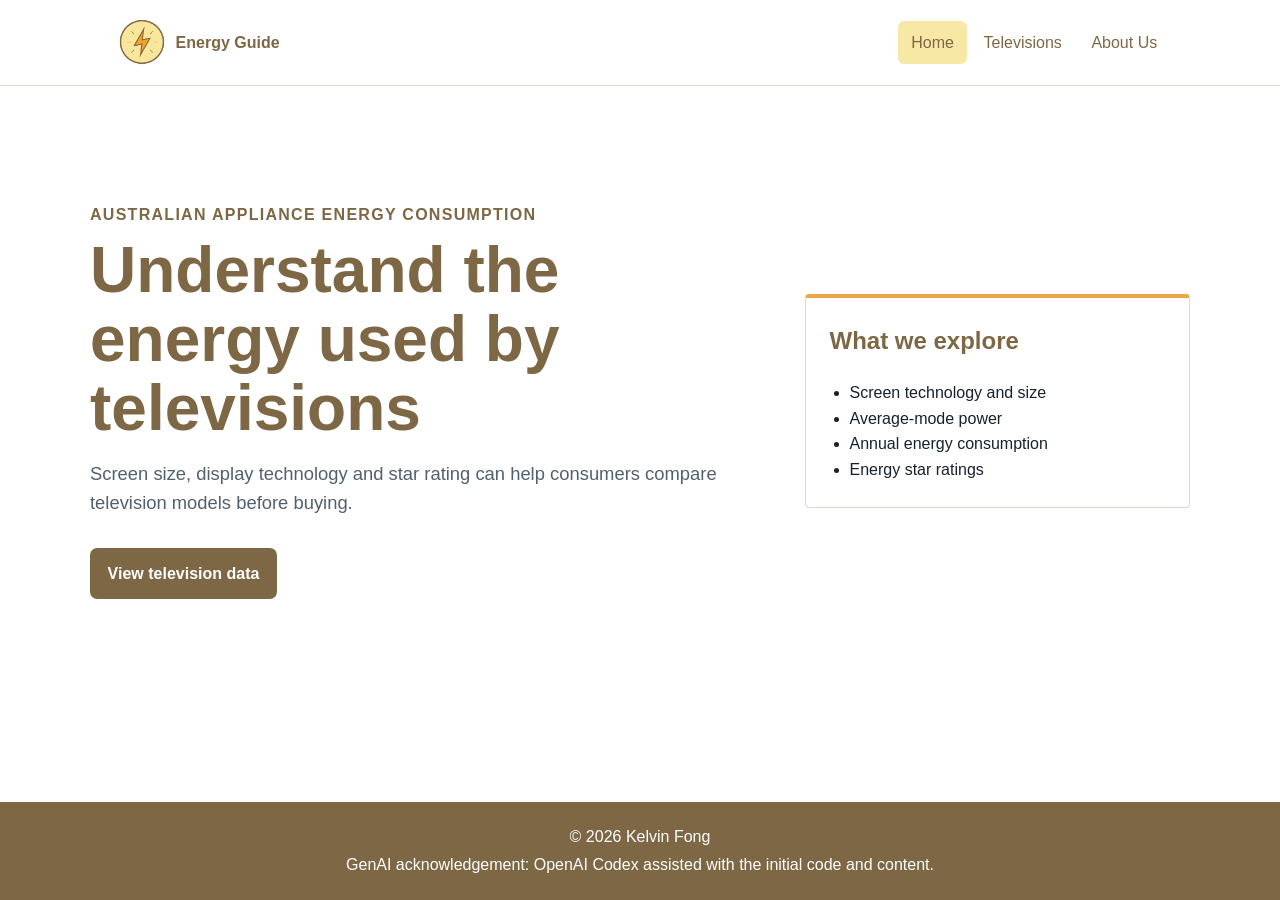
<file: index.html>
<!doctype html>
<html lang="en">
	<head>
		<meta charset="utf-8" />
		<meta name="viewport" content="width=device-width, initial-scale=1" />
		<meta
			name="description"
			content="A small interactive website about television energy use in Australia."
		/>
		<title>Australian Appliance Energy</title>
		<link rel="stylesheet" href="styles/styles.css" />
		<link rel="stylesheet" href="styles/story.css" />
		<script src="js/main.js" defer></script>
		<script src="js/story.js" defer></script>
	</head>
	<body>
		<header class="site-header">
			<nav class="nav" aria-label="Main navigation">
				<button class="brand" type="button" data-page-link="home" aria-label="Go to home page">
					<img class="brand-mark" src="assets/PowerIcon.png" alt="" width="48" height="48" />
					<span>Energy Guide</span>
				</button>

				<div class="nav-links">
					<button type="button" data-page-link="home">Home</button>
					<button type="button" data-page-link="televisions">Televisions</button>
					<button type="button" data-page-link="about">About Us</button>
				</div>
			</nav>
		</header>

		<main>
			<section class="page hero" id="home">
				<div>
					<p class="eyebrow">Australian appliance energy consumption</p>
					<h1>Understand the energy used by televisions</h1>
					<p class="lead">
						Screen size, display technology and star rating can help consumers compare
						television models before buying.
					</p>
					<button class="primary-button" type="button" data-page-link="televisions">
						View television data
					</button>
				</div>

				<div class="summary-card" aria-label="What this website explores">
					<h2>What we explore</h2>
					<ul>
						<li>Screen technology and size</li>
						<li>Average-mode power</li>
						<li>Annual energy consumption</li>
						<li>Energy star ratings</li>
					</ul>
				</div>
			</section>

			<section class="page content-page" id="televisions" hidden>
				<p class="eyebrow">Televisions</p>
				<h1>What should you compare before choosing a TV?</h1>
				<p class="lead">
					For 4,591 television models listed as available in Australia, common sizes lead
					the range and larger screens generally use more rated power. The figures below
					help you compare like with like.
				</p>

				<div class="story-signal" aria-label="Key results from the dataset">
					<div><strong>65″</strong><span>most common size, with 743 models</span></div>
					<div><strong>108 W</strong><span>median power for LCD (LED)</span></div>
					<div><strong>r = <span data-story-stat="screen-power-r">0.851</span></strong><span>size and power move together</span></div>
				</div>

				<div class="story-grid">
					<article class="story-card">
						<p class="eyebrow">Question 2 · Screen size</p>
						<h2>65- and 55-inch models are most common</h2>
						<p>These two sizes appear most often among listed Australian-available models.</p>
						<div class="story-chart" id="size-chart" aria-live="polite">Loading chart…</div>
						<p class="chart-note">Sizes are rounded from the registered diagonal in centimetres.</p>
					</article>
					<article class="story-card">
						<p class="eyebrow">Question 4 · Display technology</p>
						<h2>LCD has the lowest median power</h2>
						<p>Median average-mode power is compared across the three registered display technologies.</p>
						<div class="story-chart" id="power-chart" aria-live="polite">Loading chart…</div>
						<p class="chart-note">LCD models are generally smaller, so this is not a size-adjusted efficiency comparison.</p>
					</article>
					<article class="story-card">
						<p class="eyebrow">Question 5 · Screen size and power</p>
						<h2>Larger screens generally draw more power</h2>
						<p>The scatter plot shows a strong positive association across the listed models.</p>
						<div class="story-chart" id="size-power-chart" aria-live="polite">Loading chart…</div>
						<p class="chart-note">Pearson correlation: r = <span data-story-stat="screen-power-r">0.851</span>. Association does not establish cause.</p>
					</article>
					<article class="story-card">
						<p class="eyebrow">Question 6 · Screen size and rating</p>
						<h2>Size alone does not predict the displayed rating</h2>
						<p>Screen size has almost no linear association with the displayed Star2 rating.</p>
						<div class="story-chart" id="size-star-chart" aria-live="polite">Loading chart…</div>
						<p class="chart-note">Pearson correlation: r = <span data-story-stat="screen-star-r">−0.076</span>. Compare each model’s label and annual energy use.</p>
					</article>
				</div>
				<p class="note">The register also contains <span data-story-stat="brands">77</span> case-normalised brand names. Model counts describe listed products, not sales or market share.</p>
				<p class="story-links"><a href="televisions.html">Open the full T03 data story and methods</a></p>
			</section>

			<section class="page content-page" id="about" hidden>
				<p class="eyebrow">About Us</p>
				<h1>About this project</h1>
				<p class="lead">
					This student project demonstrates HTML structure, CSS styling, JavaScript
					navigation, GitHub version control and Vercel hosting.
				</p>

				<div class="about-grid">
					<article>
						<h2>Purpose</h2>
						<p>
							The website provides a simple place to communicate findings about appliance
							energy consumption in Australia.
						</p>
					</article>
					<article>
						<h2>Technology</h2>
						<p>Built with HTML, CSS and JavaScript, with no external framework.</p>
					</article>
				</div>
			</section>
		</main>

		<footer>
			<p>&copy; <span id="year">2026</span> Kelvin Fong</p>
			<p>GenAI acknowledgement: OpenAI Codex assisted with the initial code and content.</p>
		</footer>
	</body>
</html>
</file>
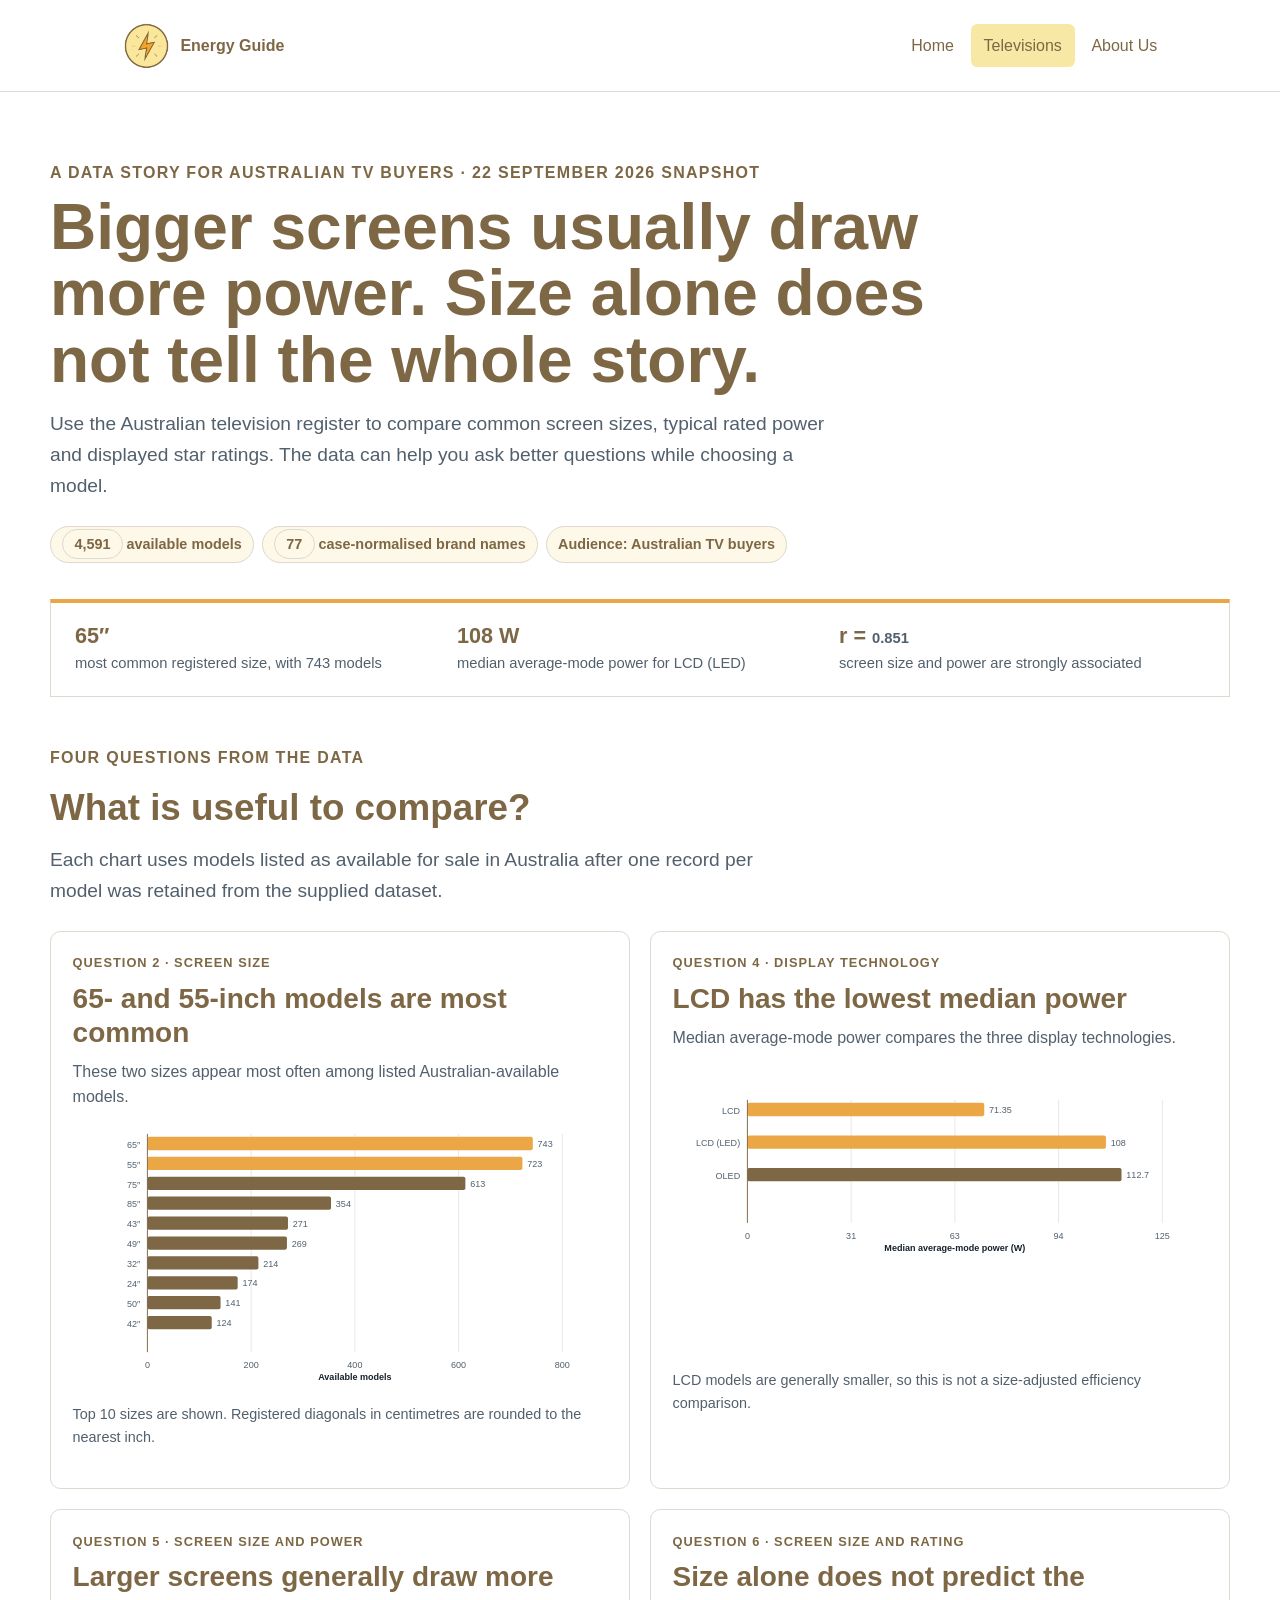
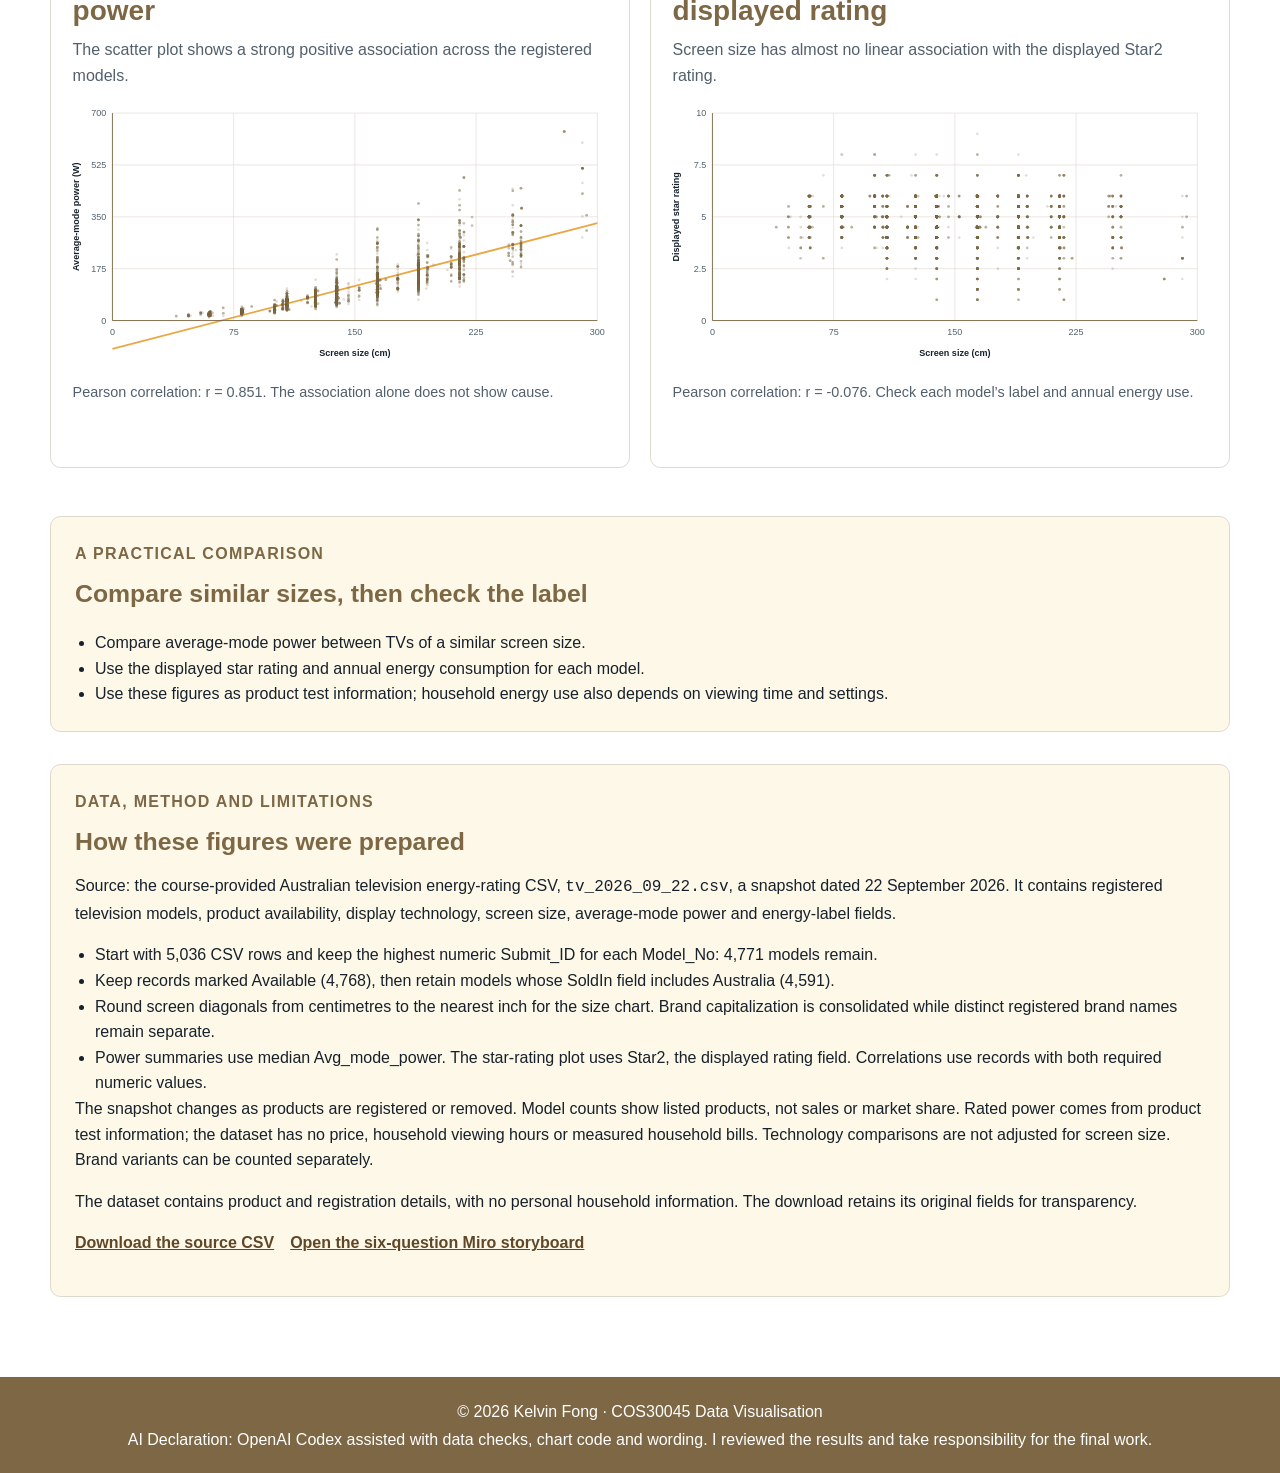
<file: televisions.html>
<!doctype html>
<html lang="en">
	<head>
		<meta charset="utf-8" />
		<meta name="viewport" content="width=device-width, initial-scale=1" />
		<meta
			name="description"
			content="A data story for Australian television buyers about screen size, rated power and energy labels."
		/>
		<title>Television energy choices | Australian Energy Guide</title>
		<link rel="stylesheet" href="styles/styles.css" />
		<link rel="stylesheet" href="styles/story.css" />
		<script src="js/story.js" defer></script>
	</head>
	<body>
		<header class="site-header">
			<nav class="nav" aria-label="Main navigation">
				<a class="brand story-nav-link" href="index.html#home" aria-label="Energy Guide home">
					<img class="brand-mark" src="assets/PowerIcon.png" alt="" width="48" height="48" />
					<span>Energy Guide</span>
				</a>
				<div class="nav-links">
					<a class="story-nav-link" href="index.html#home">Home</a>
					<a class="story-nav-link" href="televisions.html" aria-current="page">Televisions</a>
					<a class="story-nav-link" href="index.html#about">About Us</a>
				</div>
			</nav>
		</header>

		<main class="story-main">
			<section class="story-hero">
				<p class="eyebrow">A data story for Australian TV buyers · 22 September 2026 snapshot</p>
				<h1>Bigger screens usually draw more power. Size alone does not tell the whole story.</h1>
				<p class="story-lead">
					Use the Australian television register to compare common screen sizes, typical
					rated power and displayed star ratings. The data can help you ask better questions
					while choosing a model.
				</p>
				<p class="story-meta">
					<span><span data-story-stat="records">4,591</span> available models</span>
					<span><span data-story-stat="brands">77</span> case-normalised brand names</span>
					<span>Audience: Australian TV buyers</span>
				</p>
			</section>

			<section class="story-signal" aria-label="Story at a glance">
				<div><strong>65″</strong><span>most common registered size, with 743 models</span></div>
				<div><strong>108 W</strong><span>median average-mode power for LCD (LED)</span></div>
				<div><strong>r = <span data-story-stat="screen-power-r">0.851</span></strong><span>screen size and power are strongly associated</span></div>
			</section>

			<section aria-labelledby="story-findings-title">
				<div class="story-section-heading">
					<p class="eyebrow">Four questions from the data</p>
					<h2 id="story-findings-title">What is useful to compare?</h2>
					<p class="story-lead">
						Each chart uses models listed as available for sale in Australia after one
						record per model was retained from the supplied dataset.
					</p>
				</div>

				<div class="story-grid">
					<article class="story-card">
						<p class="eyebrow">Question 2 · Screen size</p>
						<h2>65- and 55-inch models are most common</h2>
						<p>These two sizes appear most often among listed Australian-available models.</p>
						<div class="story-chart" id="size-chart" aria-live="polite">Loading chart…</div>
						<p class="chart-note">Top 10 sizes are shown. Registered diagonals in centimetres are rounded to the nearest inch.</p>
					</article>

					<article class="story-card">
						<p class="eyebrow">Question 4 · Display technology</p>
						<h2>LCD has the lowest median power</h2>
						<p>Median average-mode power compares the three display technologies.</p>
						<div class="story-chart" id="power-chart" aria-live="polite">Loading chart…</div>
						<p class="chart-note">LCD models are generally smaller, so this is not a size-adjusted efficiency comparison.</p>
					</article>

					<article class="story-card">
						<p class="eyebrow">Question 5 · Screen size and power</p>
						<h2>Larger screens generally draw more power</h2>
						<p>The scatter plot shows a strong positive association across the registered models.</p>
						<div class="story-chart" id="size-power-chart" aria-live="polite">Loading chart…</div>
						<p class="chart-note">Pearson correlation: r = <span data-story-stat="screen-power-r">0.851</span>. The association alone does not show cause.</p>
					</article>

					<article class="story-card">
						<p class="eyebrow">Question 6 · Screen size and rating</p>
						<h2>Size alone does not predict the displayed rating</h2>
						<p>Screen size has almost no linear association with the displayed Star2 rating.</p>
						<div class="story-chart" id="size-star-chart" aria-live="polite">Loading chart…</div>
						<p class="chart-note">Pearson correlation: r = <span data-story-stat="screen-star-r">−0.076</span>. Check each model’s label and annual energy use.</p>
					</article>
				</div>
			</section>

			<section class="buyer-guide" aria-labelledby="buyer-guide-title">
				<p class="eyebrow">A practical comparison</p>
				<h2 id="buyer-guide-title">Compare similar sizes, then check the label</h2>
				<ul>
					<li>Compare average-mode power between TVs of a similar screen size.</li>
					<li>Use the displayed star rating and annual energy consumption for each model.</li>
					<li>Use these figures as product test information; household energy use also depends on viewing time and settings.</li>
				</ul>
			</section>

			<section class="data-method" id="the-data" aria-labelledby="data-method-title">
				<p class="eyebrow">Data, method and limitations</p>
				<h2 id="data-method-title">How these figures were prepared</h2>
				<p>
					Source: the course-provided Australian television energy-rating CSV,
					<code>tv_2026_09_22.csv</code>, a snapshot dated 22 September 2026. It contains
					registered television models, product availability, display technology, screen
					size, average-mode power and energy-label fields.
				</p>
				<ul>
					<li>Start with 5,036 CSV rows and keep the highest numeric Submit_ID for each Model_No: 4,771 models remain.</li>
					<li>Keep records marked Available (4,768), then retain models whose SoldIn field includes Australia (4,591).</li>
					<li>Round screen diagonals from centimetres to the nearest inch for the size chart. Brand capitalization is consolidated while distinct registered brand names remain separate.</li>
					<li>Power summaries use median Avg_mode_power. The star-rating plot uses Star2, the displayed rating field. Correlations use records with both required numeric values.</li>
				</ul>
				<p>
					The snapshot changes as products are registered or removed. Model counts show listed products, not sales or market share. Rated power comes from product test information; the dataset has no price, household viewing hours or measured household bills. Technology comparisons are not adjusted for screen size. Brand variants can be counted separately.
				</p>
				<p>
					The dataset contains product and registration details, with no personal household information. The download retains its original fields for transparency.
				</p>
				<p class="story-links">
					<a href="data/tv_2026_09_22.csv" download>Download the source CSV</a>
					<a href="https://miro.com/app/board/uXjVHiPIa2Y=/">Open the six-question Miro storyboard</a>
				</p>
			</section>
		</main>

		<footer class="story-footer">
			<p>&copy; <span id="year">2026</span> Kelvin Fong · COS30045 Data Visualisation</p>
			<p>AI Declaration: OpenAI Codex assisted with data checks, chart code and wording. I reviewed the results and take responsibility for the final work.</p>
		</footer>
	</body>
</html>
</file>
<file: styles/styles.css>
:root {
	--orange: #eba746;
	--yellow: #f8e8a5;
	--yellow-light: #fdf8e8;
	--brown: #7d6744;
	--ink: #17212b;
	--muted: #52606d;
	--line: #ded8cf;
	--surface: #ffffff;
	--white: #ffffff;
}

* {
	box-sizing: border-box;
}

html {
	scroll-behavior: smooth;
}

body {
	margin: 0;
	min-height: 100vh;
	display: flex;
	flex-direction: column;
	font-family: Arial, Helvetica, sans-serif;
	font-size: 1rem;
	line-height: 1.6;
	color: var(--ink);
	background: var(--surface);
}

button {
	font: inherit;
}

.site-header {
	background: var(--white);
	border-bottom: 1px solid var(--line);
	position: sticky;
	top: 0;
	z-index: 10;
}

.nav {
	max-width: 1100px;
	margin: 0 auto;
	padding: 0.8rem 1.25rem;
	display: flex;
	align-items: center;
	justify-content: space-between;
	gap: 1.5rem;
}

.brand,
.nav-links button {
	border: 0;
	background: transparent;
	color: var(--brown);
	cursor: pointer;
}

.brand {
	display: flex;
	align-items: center;
	gap: 0.6rem;
	font-weight: 700;
	padding: 0.35rem 0.5rem;
	border-radius: 0.4rem;
}

.brand-mark {
	width: 3rem;
	height: 3rem;
	object-fit: contain;
	flex-shrink: 0;
}

.nav-links {
	display: flex;
	gap: 0.25rem;
}

.nav-links button {
	padding: 0.55rem 0.8rem;
	border-radius: 0.4rem;
}

.brand:hover,
.brand:focus-visible,
.nav-links button:hover,
.nav-links button:focus-visible {
	background: var(--yellow-light);
	color: var(--brown);
}

.nav-links button.active {
	background: var(--yellow);
	color: var(--brown);
}

main {
	width: min(1100px, calc(100% - 2.5rem));
	margin: 0 auto;
	flex: 1;
}

.page {
	padding: 5rem 0;
}

.page[hidden] {
	display: none;
}

.hero {
	min-height: 70vh;
	display: grid;
	grid-template-columns: 1.35fr 0.8fr;
	align-items: center;
	gap: 4rem;
}

.eyebrow {
	margin: 0 0 0.5rem;
	font-weight: 700;
	letter-spacing: 0.08em;
	text-transform: uppercase;
	color: var(--brown);
}

h1,
h2,
p {
	margin-top: 0;
}

h1 {
	max-width: 760px;
	margin-bottom: 1rem;
	font-size: clamp(2.15rem, 5vw, 4.2rem);
	line-height: 1.08;
	color: var(--brown);
}

h2 {
	color: var(--brown);
}

.lead {
	max-width: 720px;
	font-size: 1.15rem;
	color: var(--muted);
}

.primary-button {
	margin-top: 0.75rem;
	padding: 0.8rem 1.1rem;
	border: 0;
	border-radius: 0.45rem;
	background: var(--brown);
	color: var(--white);
	font-weight: 700;
	cursor: pointer;
}

.primary-button:hover,
.primary-button:focus-visible {
	background: #4f3d29;
}

.summary-card,
.about-grid article {
	background: var(--white);
	border: 1px solid var(--line);
	border-radius: 0.25rem;
	padding: 1.5rem;
}

.summary-card {
	border-top: 4px solid var(--orange);
}

.summary-card ul {
	margin: 0;
	padding-left: 1.25rem;
}

.content-page {
	min-height: 70vh;
}

.table-wrap {
	margin-top: 2rem;
	overflow-x: auto;
	background: var(--white);
	border: 1px solid var(--line);
	border-radius: 0.6rem;
}

table {
	width: 100%;
	border-collapse: collapse;
}

caption {
	padding: 1rem;
	text-align: left;
	font-weight: 700;
	color: var(--brown);
}

th,
td {
	padding: 0.8rem 1rem;
	text-align: left;
	border-top: 1px solid var(--line);
	white-space: nowrap;
}

th {
	background: var(--brown);
	color: var(--white);
}

tbody tr:nth-child(even) {
	background: var(--surface);
}

.note {
	margin-top: 1.25rem;
	color: var(--muted);
}

.about-grid {
	margin-top: 2rem;
	display: grid;
	grid-template-columns: repeat(2, 1fr);
	gap: 1rem;
}

footer {
	padding: 1.25rem;
	text-align: center;
	background: var(--brown);
	color: var(--white);
}

footer p {
	margin: 0.15rem 0;
}

@media (max-width: 720px) {
	.nav {
		align-items: flex-start;
		flex-direction: column;
	}

	.nav-links {
		width: 100%;
	}

	.nav-links button {
		flex: 1;
		padding-inline: 0.35rem;
	}

	.page {
		padding: 3rem 0;
	}

	.hero,
	.about-grid {
		grid-template-columns: 1fr;
		gap: 2rem;
	}
}
</file>
<file: styles/story.css>
.story-main {
	width: min(1180px, calc(100% - 2.5rem));
	margin: 0 auto;
}

.story-main a {
	color: #604727;
	font-weight: 700;
}

.story-hero {
	padding: 4.25rem 0 2.25rem;
}

.story-hero h1 {
	max-width: 880px;
	font-size: clamp(2.4rem, 5vw, 4.6rem);
	line-height: 1.04;
}

.story-lead {
	max-width: 790px;
	font-size: 1.2rem;
	color: var(--muted);
}

.story-meta {
	display: flex;
	flex-wrap: wrap;
	gap: 0.5rem;
	margin: 1.5rem 0 0;
}

.story-meta span {
	padding: 0.4rem 0.7rem;
	border: 1px solid var(--line);
	border-radius: 999px;
	background: var(--yellow-light);
	color: var(--brown);
	font-size: 0.9rem;
	font-weight: 700;
}

.story-signal {
	display: grid;
	grid-template-columns: repeat(3, 1fr);
	gap: 1rem;
	margin: 0 0 3rem;
	padding: 1.25rem 1.5rem;
	border: 1px solid var(--line);
	border-top: 4px solid var(--orange);
	background: #fff;
}

.story-signal div {
	min-width: 0;
}

.story-signal strong {
	display: block;
	color: var(--brown);
	font-size: 1.35rem;
	line-height: 1.25;
}

.story-signal span {
	color: var(--muted);
	font-size: 0.92rem;
}

.story-section-heading {
	max-width: 760px;
	margin: 0 0 1.5rem;
}

.story-section-heading h2 {
	margin-bottom: 0.5rem;
	font-size: clamp(1.65rem, 3vw, 2.3rem);
}

.story-grid {
	display: grid;
	grid-template-columns: repeat(2, minmax(0, 1fr));
	gap: 1.25rem;
	margin-bottom: 3rem;
}

.story-card {
	min-width: 0;
	padding: 1.35rem;
	border: 1px solid var(--line);
	border-radius: 0.65rem;
	background: #fff;
}

.story-card .eyebrow {
	font-size: 0.8rem;
}

.story-card h2 {
	margin: 0 0 0.6rem;
	font-size: clamp(1.3rem, 2.3vw, 1.75rem);
	line-height: 1.2;
}

.story-card > p:not(.eyebrow) {
	min-height: 3.25rem;
	margin-bottom: 0.75rem;
	color: var(--muted);
}

.story-chart {
	min-height: 17rem;
	margin: 0.5rem -0.25rem 0;
	color: var(--muted);
}

.story-chart svg {
	display: block;
	width: 100%;
	height: auto;
	overflow: visible;
	font-family: Arial, Helvetica, sans-serif;
}

.story-chart text {
	fill: #52606d;
	font-size: 15px;
}

.story-chart .axis-label {
	fill: #17212b;
	font-size: 15px;
	font-weight: 700;
}

.story-chart .gridline {
	stroke: #ded8cf;
	stroke-width: 1;
}

.story-chart .axis {
	stroke: #7d6744;
	stroke-width: 1.5;
}

.chart-note {
	margin: 0.5rem 0 0;
	font-size: 0.9rem;
	color: var(--muted);
}

.buyer-guide,
.data-method {
	margin: 0 0 2rem;
	padding: 1.5rem;
	border: 1px solid var(--line);
	border-radius: 0.65rem;
	background: var(--yellow-light);
}

.buyer-guide h2,
.data-method h2 {
	margin-bottom: 0.7rem;
	font-size: 1.55rem;
}

.buyer-guide ul,
.data-method ul {
	margin-bottom: 0;
	padding-left: 1.25rem;
}

.story-links {
	display: flex;
	flex-wrap: wrap;
	gap: 1rem;
	margin-top: 1rem;
}

.story-nav-link {
	display: inline-flex;
	align-items: center;
	padding: 0.55rem 0.8rem;
	border-radius: 0.4rem;
	color: var(--brown);
	text-decoration: none;
}

.story-nav-link[aria-current="page"] {
	background: var(--yellow);
}

.nav-links .story-nav-link:hover,
.nav-links .story-nav-link:focus-visible {
	background: var(--yellow-light);
	color: var(--brown);
}

.story-footer {
	margin-top: 3rem;
}

.story-footer a {
	color: var(--white);
}

.story-error {
	padding: 1rem;
	border: 1px solid #ded8cf;
	background: #fffbed;
	color: #17212b;
}

@media (max-width: 760px) {
	.story-main {
		width: min(100% - 1.25rem, 680px);
	}

	.story-hero {
		padding-top: 2.75rem;
	}

	.story-signal,
	.story-grid {
		grid-template-columns: 1fr;
	}

	.story-signal {
		gap: 0.9rem;
	}

	.story-card {
		padding: 1rem;
	}

	.story-chart {
		min-height: 0;
	}
}
</file>
